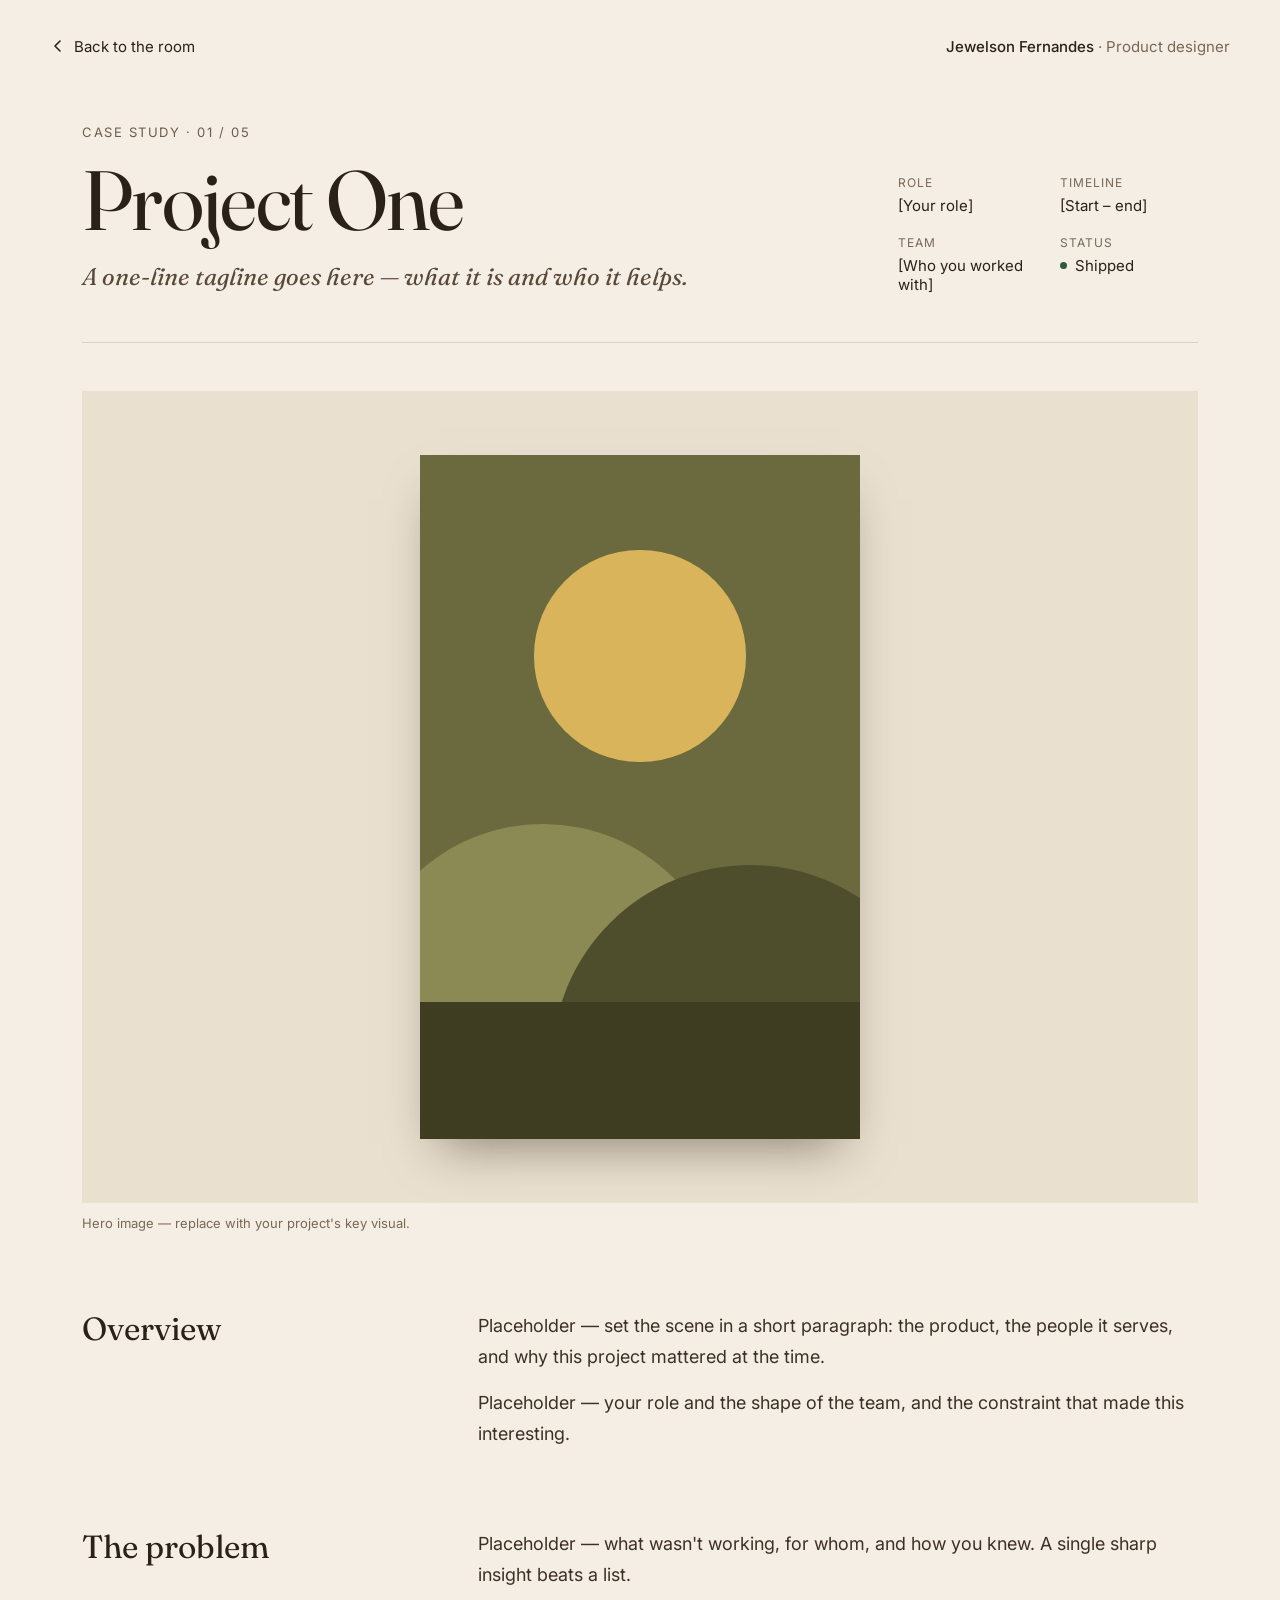
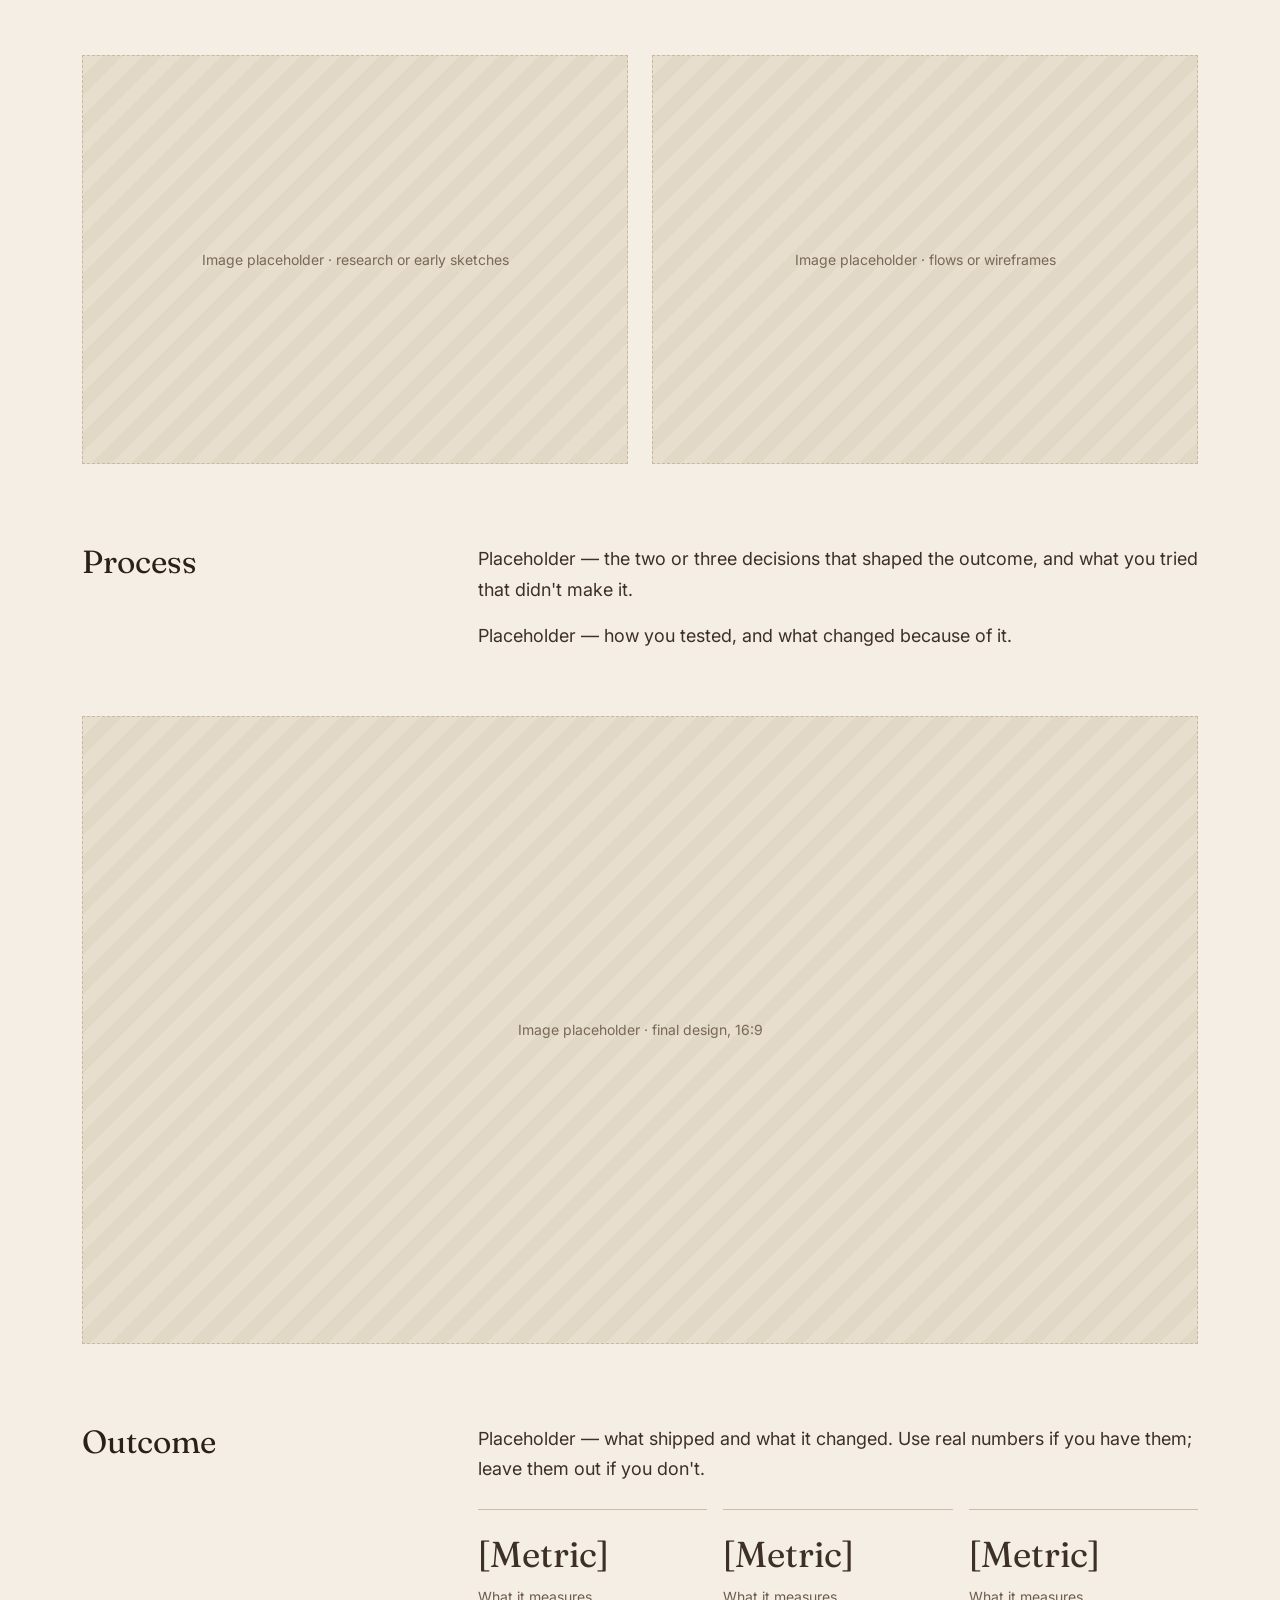
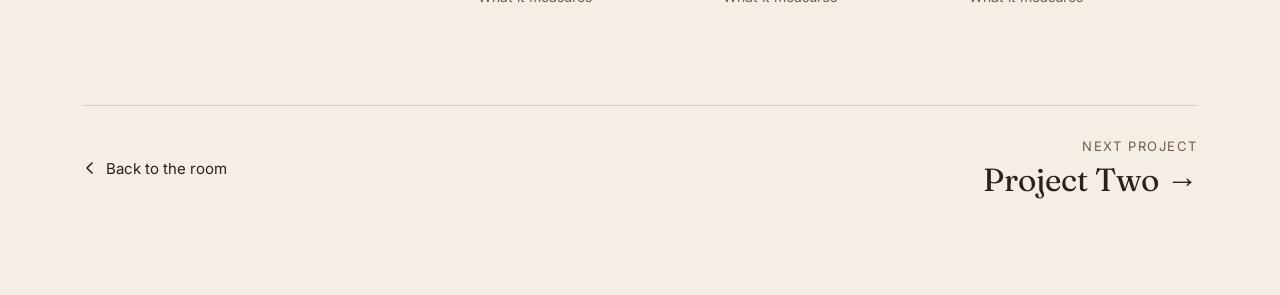
<file: project.html>
<!doctype html>
<html lang="en">
<head>
<meta charset="utf-8">
<meta name="viewport" content="width=device-width, initial-scale=1">
<title>Project One — case study · Jewelson Fernandes</title>
<link rel="preconnect" href="https://fonts.googleapis.com">
<link rel="preconnect" href="https://fonts.gstatic.com" crossorigin>
<link rel="stylesheet" href="https://fonts.googleapis.com/css2?family=Fraunces:ital,opsz,wght@0,9..144,300;0,9..144,400;1,9..144,300;1,9..144,400&amp;family=Inter:wght@400;500;600&amp;display=swap">
<link rel="stylesheet" href="css/project.css">
</head>
<body>
<div class="page">
  <header class="top">
    <a class="back" href="index.html"><svg width="16" height="16" viewBox="0 0 16 16" aria-hidden="true" fill="none" stroke="currentColor" stroke-width="1.6" stroke-linecap="round" stroke-linejoin="round"><path d="M10 3L5 8l5 5"/></svg>Back to the room</a>
    <div class="who">Jewelson Fernandes <span>· Product designer</span></div>
  </header>

  <main class="main">
    <section class="intro">
      <div class="intro-text">
        <p class="kicker">Case study · 01 / 05</p>
        <h1>Project One</h1>
        <p class="lede">A one-line tagline goes here — what it is and who it helps.</p>
      </div>
      <dl class="facts">
        <div><dt>Role</dt><dd>[Your role]</dd></div>
        <div><dt>Timeline</dt><dd>[Start – end]</dd></div>
        <div><dt>Team</dt><dd>[Who you worked with]</dd></div>
        <div><dt>Status</dt><dd class="status"><span></span>Shipped</dd></div>
      </dl>
    </section>

    <figure class="hero-fig">
      <div class="hero-bg">
        <div class="cover">
          <span style="left: 26%; top: 14%; width: 48%; height: 30.86%; border-radius: 50%; background: #d9b45a"></span>
          <span style="left: -14%; top: 54%; width: 84%; height: 27%; border-radius: 999px 999px 0 0; background: #8b8a55"></span>
          <span style="left: 30%; top: 60%; width: 90%; height: 28.93%; border-radius: 999px 999px 0 0; background: #4f4e2c"></span>
          <span style="left: 0; top: 80%; width: 100%; height: 20%; background: #3e3d22"></span>
        </div>
      </div>
      <figcaption>Hero image — replace with your project's key visual.</figcaption>
    </figure>

    <section class="block">
      <h2>Overview</h2>
      <div class="prose">
        <p>Placeholder — set the scene in a short paragraph: the product, the people it serves, and why this project mattered at the time.</p>
        <p>Placeholder — your role and the shape of the team, and the constraint that made this interesting.</p>
      </div>
    </section>

    <section class="block">
      <h2>The problem</h2>
      <div class="prose">
        <p>Placeholder — what wasn't working, for whom, and how you knew. A single sharp insight beats a list.</p>
      </div>
    </section>

    <div class="pair">
      <div class="ph" style="aspect-ratio: 4 / 3">Image placeholder · research or early sketches</div>
      <div class="ph" style="aspect-ratio: 4 / 3">Image placeholder · flows or wireframes</div>
    </div>

    <section class="block">
      <h2>Process</h2>
      <div class="prose">
        <p>Placeholder — the two or three decisions that shaped the outcome, and what you tried that didn't make it.</p>
        <p>Placeholder — how you tested, and what changed because of it.</p>
      </div>
    </section>

    <div class="ph wide" style="aspect-ratio: 16 / 9">Image placeholder · final design, 16:9</div>

    <section class="block">
      <h2>Outcome</h2>
      <div class="prose">
        <p>Placeholder — what shipped and what it changed. Use real numbers if you have them; leave them out if you don't.</p>
        <div class="metrics">
          <div><div class="metric">[Metric]</div><div class="metric-label">What it measures</div></div>
          <div><div class="metric">[Metric]</div><div class="metric-label">What it measures</div></div>
          <div><div class="metric">[Metric]</div><div class="metric-label">What it measures</div></div>
        </div>
      </div>
    </section>

    <nav class="more" aria-label="More work">
      <a class="back" href="index.html"><svg width="16" height="16" viewBox="0 0 16 16" aria-hidden="true" fill="none" stroke="currentColor" stroke-width="1.6" stroke-linecap="round" stroke-linejoin="round"><path d="M10 3L5 8l5 5"/></svg>Back to the room</a>
      <a class="next" href="project.html">
        <div class="kicker">Next project</div>
        <div class="nt">Project Two →</div>
      </a>
    </nav>
  </main>
</div>
</body>
</html>
</file>
<file: css/project.css>
/* Case-study template */
:root{
  --font-display:'Fraunces',Georgia,serif;
  --font-ui:'Inter',system-ui,sans-serif;
}
body{margin:0;background:#f4eee4}
a{color:#7a4a26}a:hover{color:#5a3418}
.page{min-height:100vh;background:#f4eee4;color:#2a2119;font-family:var(--font-ui)}
.top{max-width:1180px;margin:0 auto;padding:24px 32px;display:flex;justify-content:space-between;align-items:center;gap:16px;flex-wrap:wrap}
.who{font-size:15px;font-weight:500}
.who span{color:#7a6856;font-weight:400}
.back{display:inline-flex;align-items:center;gap:8px;min-height:44px;text-decoration:none;color:#2a2119;font-size:15px}
.back:hover{text-decoration:underline;text-underline-offset:5px;color:#2a2119}
.back:focus-visible,.next:focus-visible{outline:2px solid #b0662f;outline-offset:3px}
.main{max-width:1180px;margin:0 auto;padding:32px 32px 96px;box-sizing:border-box}
.intro{display:flex;flex-wrap:wrap;gap:48px;align-items:flex-end;padding-bottom:48px;border-bottom:1px solid #ddd0bc}
.intro-text{flex:999 1 520px;min-width:0}
.kicker{margin:0 0 18px;font-size:13px;letter-spacing:.12em;text-transform:uppercase;color:#6f5d4c}
h1{margin:0 0 18px;font-family:var(--font-display);font-weight:400;font-size:clamp(44px,7vw,84px);line-height:1;letter-spacing:-.02em}
.lede{margin:0;max-width:620px;font-family:var(--font-display);font-style:italic;font-size:24px;line-height:1.4;color:#5a4838}
.facts{flex:1 1 300px;margin:0;display:grid;grid-template-columns:repeat(2,minmax(0,1fr));gap:20px 24px;font-size:15px}
.facts dt{font-size:12px;letter-spacing:.08em;text-transform:uppercase;color:#7a6856;margin-bottom:6px}
.facts dd{margin:0}
.status{display:flex;align-items:center;gap:8px}
.status span{width:7px;height:7px;border-radius:50%;background:#2f5a42}
.hero-fig{margin:48px 0 0}
.hero-fig figcaption{margin-top:12px;font-size:13px;color:#7a6856}
.hero-bg{background:#e9e0d0;padding:clamp(24px,5vw,64px);display:flex;justify-content:center}
.cover{position:relative;width:100%;max-width:440px;aspect-ratio:90 / 140;background:#6b6a3f;overflow:hidden;box-shadow:0 24px 48px -20px rgba(40,25,10,.5)}
.cover span{position:absolute}
.block{display:flex;flex-wrap:wrap;gap:40px;margin-top:80px}
.block h2{flex:1 1 240px;margin:0;font-family:var(--font-display);font-weight:400;font-size:32px;line-height:1.1}
.prose{flex:999 1 520px;min-width:0;font-size:18px;line-height:1.7;color:#3d3026;max-width:720px}
.prose p{margin:0 0 16px}
.prose p:last-child{margin-bottom:0}
.prose .metrics{margin-top:24px}
.pair{display:grid;grid-template-columns:repeat(auto-fit,minmax(280px,1fr));gap:24px;margin-top:64px}
.ph{background:repeating-linear-gradient(135deg,#e7dece 0 14px,#e2d8c6 14px 28px);border:1px dashed #c9b9a1;display:flex;align-items:center;justify-content:center;color:#7a6856;font-size:14px;text-align:center;padding:16px;box-sizing:border-box}
.ph.wide{margin-top:64px}
.metrics{display:grid;grid-template-columns:repeat(auto-fit,minmax(160px,1fr));gap:16px}
.metrics > div{border-top:1px solid #cdbda6;padding-top:14px}
.metric{font-family:var(--font-display);font-size:36px}
.metric-label{font-size:14px;color:#6f5d4c}
.more{margin-top:96px;padding-top:32px;border-top:1px solid #ddd0bc;display:flex;justify-content:space-between;gap:24px;flex-wrap:wrap}
.next{display:block;text-decoration:none;color:#2a2119;text-align:right}
.next .kicker{margin:0 0 6px}
.next:hover .nt{text-decoration:underline;text-underline-offset:6px}
.nt{font-family:var(--font-display);font-size:32px}
</file>
